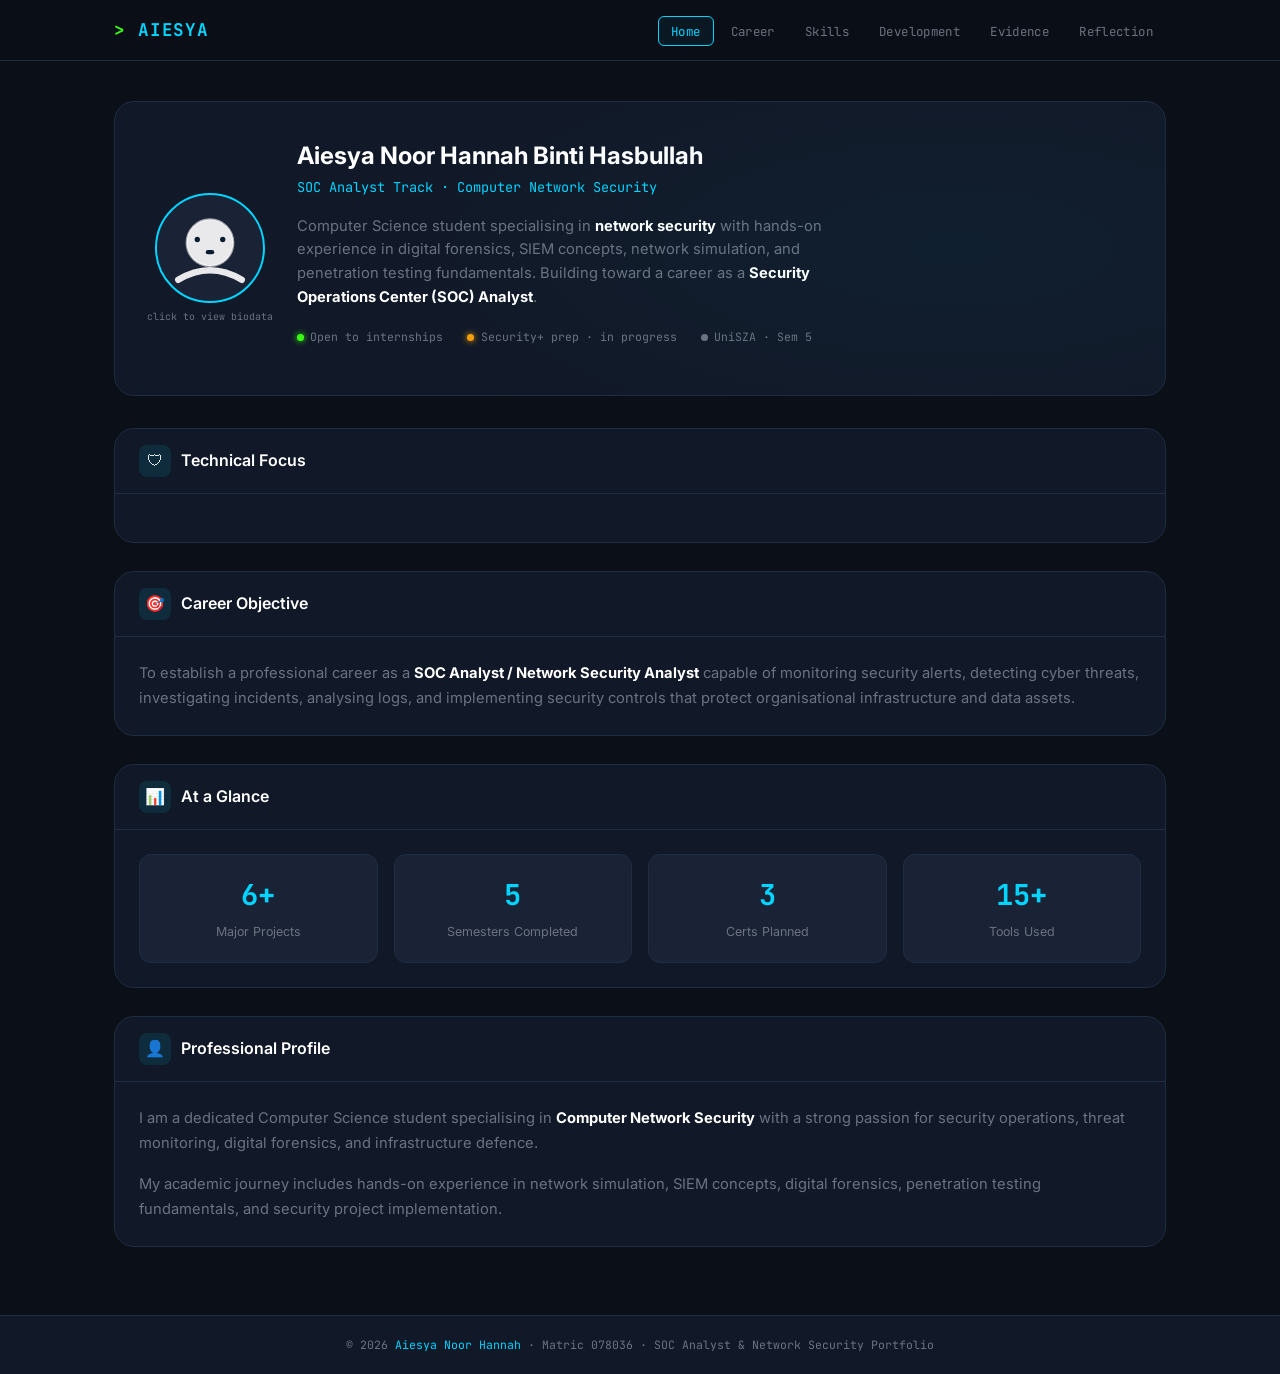
<file: index.html>
<!DOCTYPE html>
<html lang="en">
<head>
  <meta charset="UTF-8">
  <meta name="viewport" content="width=device-width, initial-scale=1.0">
  <title>AIESYA | Cybersecurity Portfolio</title>
  <link rel="stylesheet" href="css/style.css">
</head>
<body>

<nav class="navbar">
  <div class="nav-container">
    <div class="logo"><a href="index.html">AIESYA</a></div>
    <ul class="nav-links" id="navLinks">
      <li><a href="index.html" class="active">Home</a></li>
      <li><a href="career.html">Career</a></li>
      <li><a href="skills.html">Skills</a></li>
      <li><a href="development.html">Development</a></li>
      <li><a href="evidence.html">Evidence</a></li>
      <li><a href="reflection.html">Reflection</a></li>
    </ul>
    <div class="hamburger" id="hamburger"><span></span><span></span><span></span></div>
  </div>
</nav>

<main class="container">

  <!-- Profile Hero -->
  <div class="profile-hero">
    <div class="avatar-wrap" id="avatarWrap">
      <div class="avatar" id="profileAvatar">
        <img src="assets/svg.svg" alt="Profile" id="avatarImg">
      </div>
      <span class="avatar-hint">click to view biodata</span>
    </div>
    <div class="profile-info">
      <div class="name">Aiesya Noor Hannah Binti Hasbullah</div>
      <div class="title">SOC Analyst Track · Computer Network Security</div>
      <p class="bio">Computer Science student specialising in <strong>network security</strong> with hands-on experience in digital forensics, SIEM concepts, network simulation, and penetration testing fundamentals. Building toward a career as a <strong>Security Operations Center (SOC) Analyst</strong>.</p>
      <div class="status-bar">
        <div class="status-item"><span class="dot"></span>Open to internships</div>
        <div class="status-item"><span class="dot" style="background:#f59e0b;box-shadow:0 0 6px #f59e0b"></span>Security+ prep · in progress</div>
        <div class="status-item"><span class="dot" style="background:#6b7280;box-shadow:none"></span>UniSZA · Sem 5</div>
      </div>
    </div>
  </div>

  <!-- Technical Focus -->
  <div class="card">
    <div class="card-header">
      <div class="icon">🛡</div>
      <h2>Technical Focus</h2>
    </div>
    <div class="card-body">
      <div class="tag-cloud" id="skillCloud"></div>
    </div>
  </div>

  <!-- Career Objective -->
  <div class="card">
    <div class="card-header">
      <div class="icon">🎯</div>
      <h2>Career Objective</h2>
    </div>
    <div class="card-body">
      <p style="font-size:0.92rem;color:var(--muted);line-height:1.7">To establish a professional career as a <strong>SOC Analyst / Network Security Analyst</strong> capable of monitoring security alerts, detecting cyber threats, investigating incidents, analysing logs, and implementing security controls that protect organisational infrastructure and data assets.</p>
    </div>
  </div>

  <!-- Quick Stats -->
  <div class="card">
    <div class="card-header">
      <div class="icon">📊</div>
      <h2>At a Glance</h2>
    </div>
    <div class="card-body">
      <div class="stats-row">
        <div class="stat-box"><span class="num">6+</span><span class="label">Major Projects</span></div>
        <div class="stat-box"><span class="num">5</span><span class="label">Semesters Completed</span></div>
        <div class="stat-box"><span class="num">3</span><span class="label">Certs Planned</span></div>
        <div class="stat-box"><span class="num">15+</span><span class="label">Tools Used</span></div>
      </div>
    </div>
  </div>

  <!-- Professional Profile -->
  <div class="card">
    <div class="card-header">
      <div class="icon">👤</div>
      <h2>Professional Profile</h2>
    </div>
    <div class="card-body">
      <p style="font-size:0.92rem;color:var(--muted);line-height:1.7;margin-bottom:1rem">I am a dedicated Computer Science student specialising in <strong>Computer Network Security</strong> with a strong passion for security operations, threat monitoring, digital forensics, and infrastructure defence.</p>
      <p style="font-size:0.92rem;color:var(--muted);line-height:1.7">My academic journey includes hands-on experience in network simulation, SIEM concepts, digital forensics, penetration testing fundamentals, and security project implementation.</p>
    </div>
  </div>

</main>

<footer>
  © 2026 <span>Aiesya Noor Hannah</span> · Matric 078036 · SOC Analyst &amp; Network Security Portfolio
</footer>

<!-- Biodata Modal -->
<div id="biodataModal" class="modal">
  <div class="modal-content">
    <button class="close-modal" id="closeModal">✕</button>
    <h3>// BIODATA</h3>
    <div class="modal-row"><span class="mlabel">name</span><span class="mval">Aiesya Noor Hannah Binti Hasbullah</span></div>
    <div class="modal-row"><span class="mlabel">matric</span><span class="mval">078036</span></div>
    <div class="modal-row"><span class="mlabel">programme</span><span class="mval">B.Sc. Computer Science (Network Security)</span></div>
    <div class="modal-row"><span class="mlabel">faculty</span><span class="mval">Faculty of Informatics and Computing</span></div>
    <div class="modal-row"><span class="mlabel">university</span><span class="mval">Universiti Sultan Zainal Abidin (UniSZA)</span></div>
    <div class="modal-row"><span class="mlabel">focus</span><span class="mval">SOC Analyst pathway · Security+ prep · Digital forensics</span></div>
    <div class="modal-row"><span class="mlabel">email</span><span class="mval">aiesya.hannah@student.edu</span></div>
    <p class="modal-quote">"Driven to defend, continuously learning — committed to cybersecurity excellence."</p>
  </div>
</div>

<script src="js/data.js"></script>
<script>
document.addEventListener('DOMContentLoaded', function () {
  // Skill cloud
  const cloud = document.getElementById('skillCloud');
  if (cloud) {
    cloud.innerHTML = technicalFocus.map(s => `<span class="tag">${s}</span>`).join('');
  }

  // Hamburger
  const ham = document.getElementById('hamburger');
  const nav = document.getElementById('navLinks');
  if (ham) ham.addEventListener('click', () => nav.classList.toggle('active'));

  // Modal
  const avatar = document.getElementById('profileAvatar');
  const modal = document.getElementById('biodataModal');
  const close = document.getElementById('closeModal');

  if (avatar) avatar.addEventListener('click', () => { modal.style.display = 'flex'; });
  if (close) close.addEventListener('click', () => { modal.style.display = 'none'; });
  window.addEventListener('click', e => { if (e.target === modal) modal.style.display = 'none'; });
});
</script>
</body>
</html>
</file>
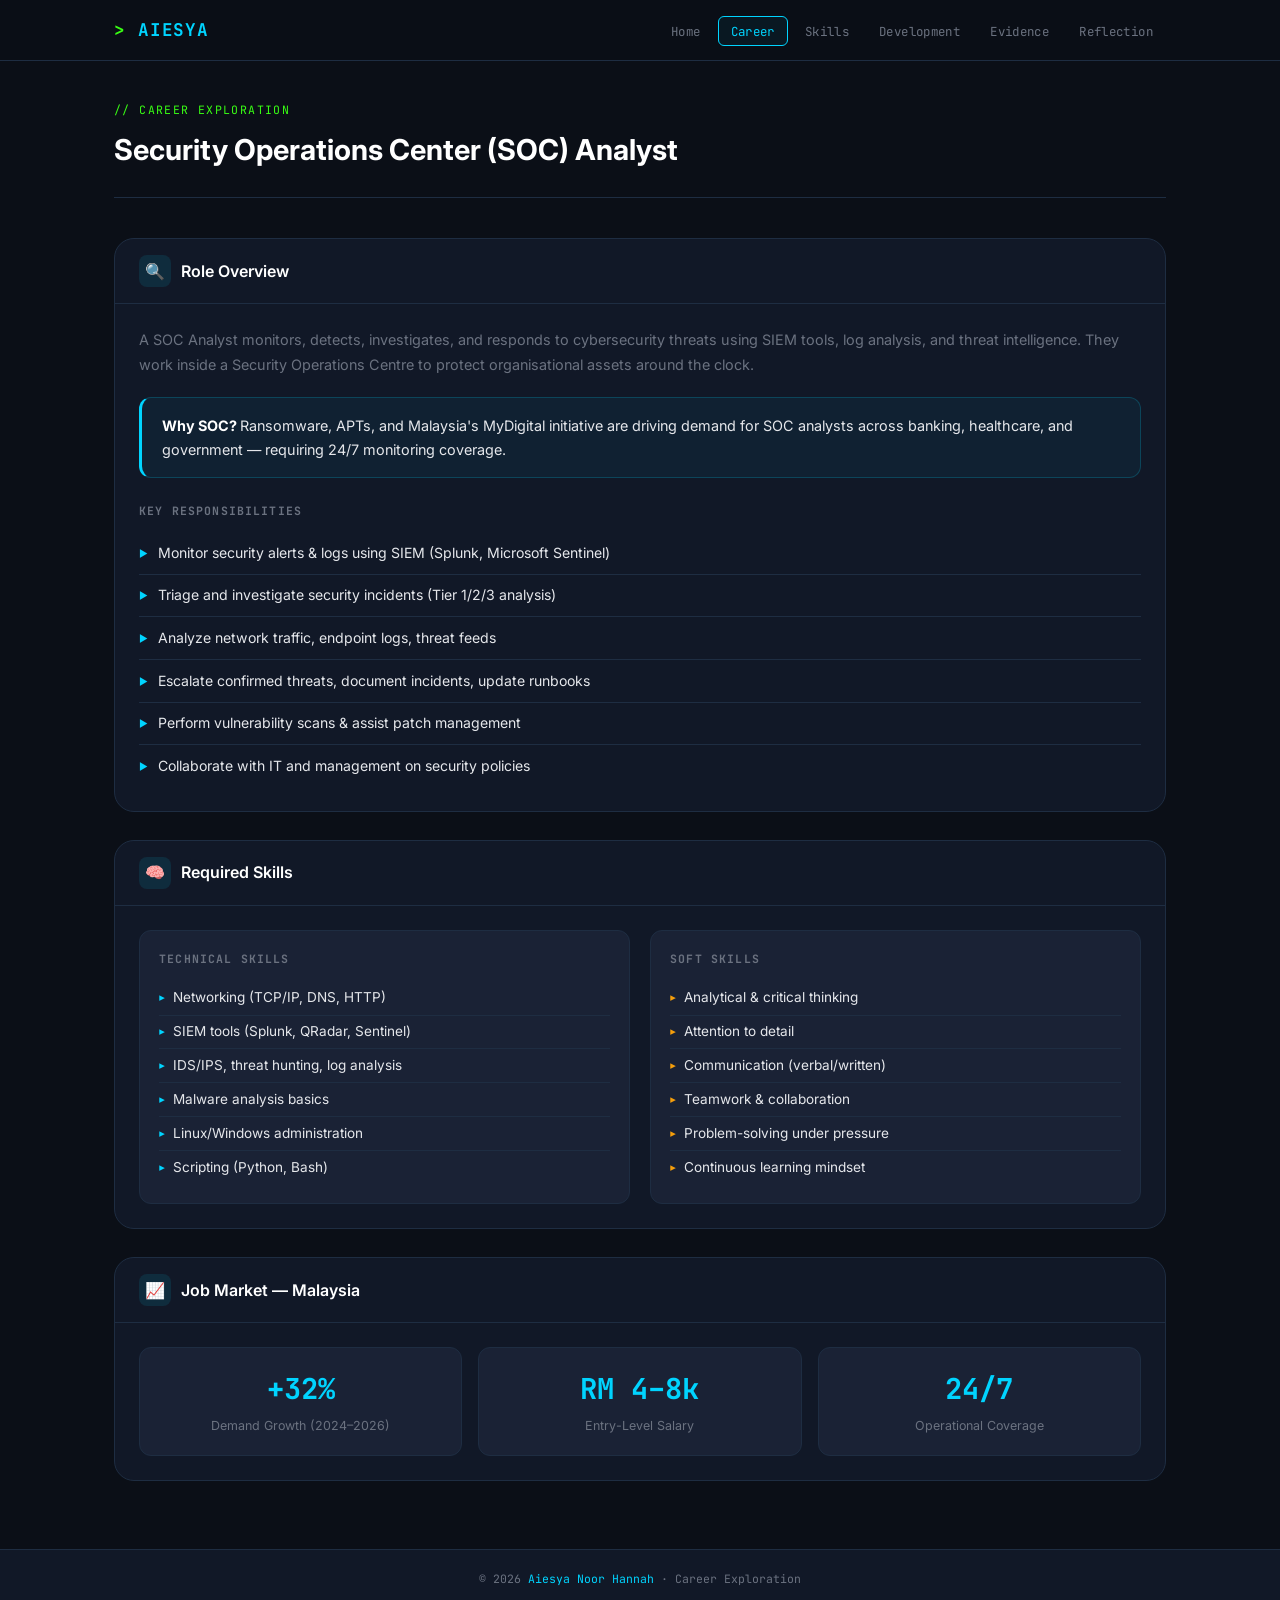
<file: career.html>
<!DOCTYPE html>
<html lang="en">
<head>
  <meta charset="UTF-8">
  <meta name="viewport" content="width=device-width, initial-scale=1.0">
  <title>Career Exploration | AIESYA</title>
  <link rel="stylesheet" href="css/style.css">
</head>
<body>

<nav class="navbar">
  <div class="nav-container">
    <div class="logo"><a href="index.html">AIESYA</a></div>
    <ul class="nav-links" id="navLinks">
      <li><a href="index.html">Home</a></li>
      <li><a href="career.html" class="active">Career</a></li>
      <li><a href="skills.html">Skills</a></li>
      <li><a href="development.html">Development</a></li>
      <li><a href="evidence.html">Evidence</a></li>
      <li><a href="reflection.html">Reflection</a></li>
    </ul>
    <div class="hamburger" id="hamburger"><span></span><span></span><span></span></div>
  </div>
</nav>

<main class="container">
  <div class="page-header">
    <div class="eyebrow">// career exploration</div>
    <h1>Security Operations Center (SOC) Analyst</h1>
  </div>

  <!-- Job Overview -->
  <div class="card">
    <div class="card-header">
      <div class="icon">🔍</div>
      <h2>Role Overview</h2>
    </div>
    <div class="card-body">
      <p style="font-size:0.9rem;color:var(--muted);line-height:1.7;margin-bottom:1.25rem">A SOC Analyst monitors, detects, investigates, and responds to cybersecurity threats using SIEM tools, log analysis, and threat intelligence. They work inside a Security Operations Centre to protect organisational assets around the clock.</p>

      <div class="highlight">
        <strong>Why SOC? </strong>Ransomware, APTs, and Malaysia's MyDigital initiative are driving demand for SOC analysts across banking, healthcare, and government — requiring 24/7 monitoring coverage.
      </div>

      <h3 style="font-family:var(--mono);font-size:0.72rem;text-transform:uppercase;letter-spacing:0.1em;color:var(--muted);margin-top:1.5rem;margin-bottom:0.75rem">Key Responsibilities</h3>
      <ul class="responsibility-list" id="responsibilityList"></ul>
    </div>
  </div>

  <!-- Skills Required -->
  <div class="card">
    <div class="card-header">
      <div class="icon">🧠</div>
      <h2>Required Skills</h2>
    </div>
    <div class="card-body">
      <div class="two-col" id="skillsColumns"></div>
    </div>
  </div>

  <!-- Market Insights -->
  <div class="card">
    <div class="card-header">
      <div class="icon">📈</div>
      <h2>Job Market — Malaysia</h2>
    </div>
    <div class="card-body">
      <div class="stats-row">
        <div class="stat-box"><span class="num">+32%</span><span class="label">Demand Growth (2024–2026)</span></div>
        <div class="stat-box"><span class="num">RM 4–8k</span><span class="label">Entry-Level Salary</span></div>
        <div class="stat-box"><span class="num">24/7</span><span class="label">Operational Coverage</span></div>
      </div>
    </div>
  </div>
</main>

<footer>
  © 2026 <span>Aiesya Noor Hannah</span> · Career Exploration
</footer>

<script src="js/data.js"></script>
<script>
document.addEventListener('DOMContentLoaded', function () {
  const ham = document.getElementById('hamburger');
  const nav = document.getElementById('navLinks');
  if (ham) ham.addEventListener('click', () => nav.classList.toggle('active'));

  // Responsibilities
  const respList = document.getElementById('responsibilityList');
  if (respList) {
    respList.innerHTML = portfolioData.responsibilities
      .map(r => `<li>${r}</li>`).join('');
  }

  // Skills columns
  const skillsCol = document.getElementById('skillsColumns');
  if (skillsCol) {
    skillsCol.innerHTML = `
      <div class="col-card">
        <h4>Technical Skills</h4>
        <ul>${portfolioData.technicalSkills.map(s => `<li>${s}</li>`).join('')}</ul>
      </div>
      <div class="col-card amber">
        <h4>Soft Skills</h4>
        <ul>${portfolioData.softSkills.map(s => `<li>${s}</li>`).join('')}</ul>
      </div>`;
  }
});
</script>
</body>
</html>
</file>
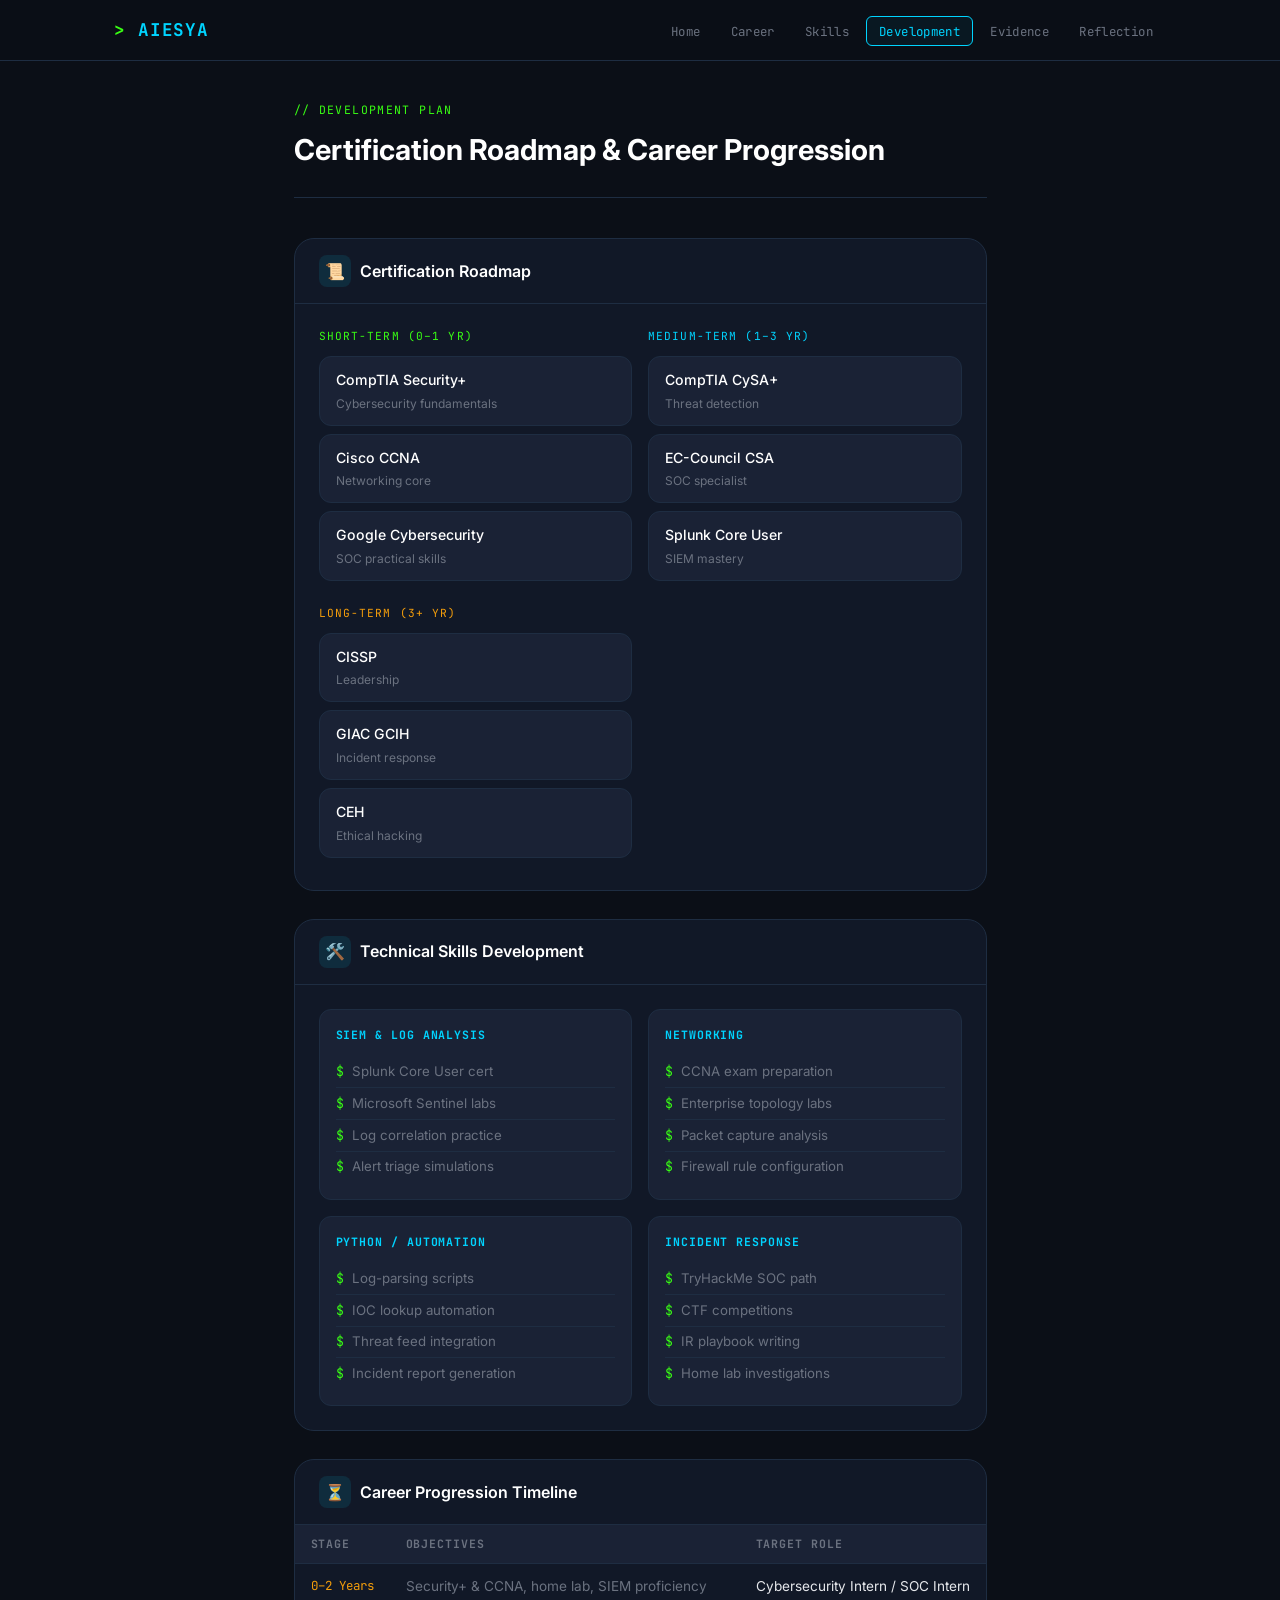
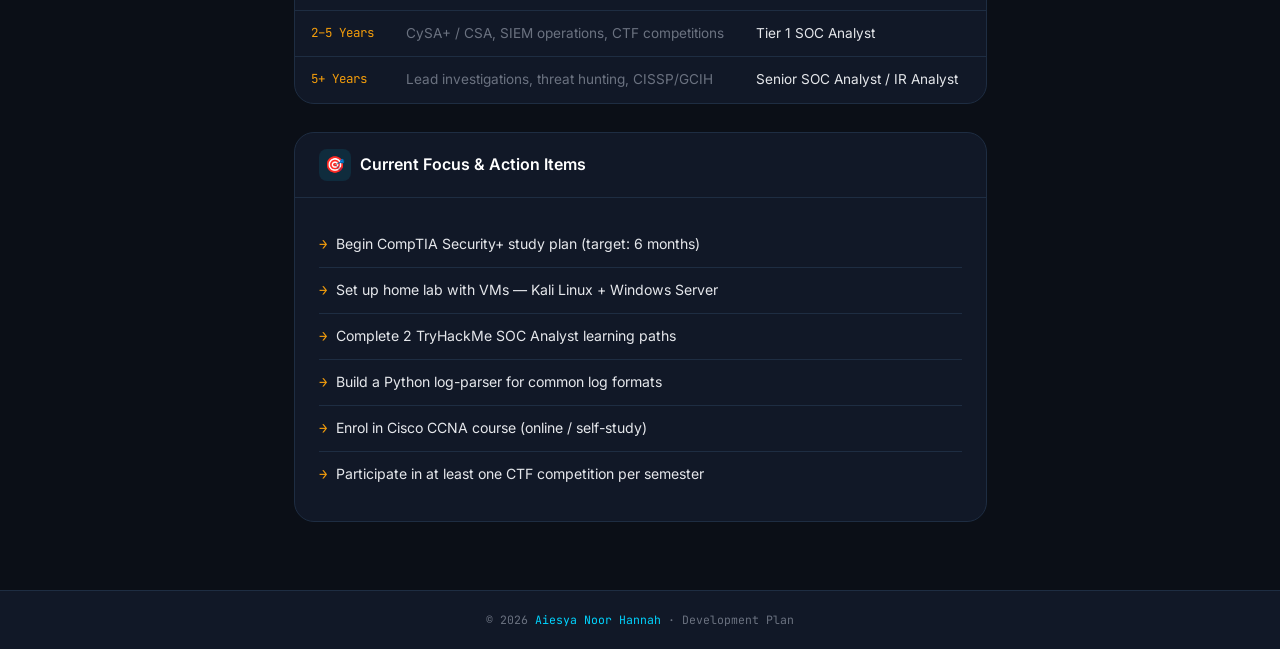
<file: development.html>
<!DOCTYPE html>
<html lang="en">
<head>
  <meta charset="UTF-8">
  <meta name="viewport" content="width=device-width, initial-scale=1.0">
  <title>Development Plan | AIESYA</title>
  <link rel="stylesheet" href="css/style.css">
</head>
<body>

<nav class="navbar">
  <div class="nav-container">
    <div class="logo"><a href="index.html">AIESYA</a></div>
    <ul class="nav-links" id="navLinks">
      <li><a href="index.html">Home</a></li>
      <li><a href="career.html">Career</a></li>
      <li><a href="skills.html">Skills</a></li>
      <li><a href="development.html" class="active">Development</a></li>
      <li><a href="evidence.html">Evidence</a></li>
      <li><a href="reflection.html">Reflection</a></li>
    </ul>
    <div class="hamburger" id="hamburger"><span></span><span></span><span></span></div>
  </div>
</nav>

<main class="container">
  <div class="page-header">
    <div class="eyebrow">// development plan</div>
    <h1>Certification Roadmap &amp; Career Progression</h1>
  </div>

  <!-- Certification Roadmap -->
  <div class="card">
    <div class="card-header">
      <div class="icon">📜</div>
      <h2>Certification Roadmap</h2>
    </div>
    <div class="card-body">
      <div class="cert-grid" id="certGrid"></div>
    </div>
  </div>

  <!-- Technical Skills Development -->
  <div class="card">
    <div class="card-header">
      <div class="icon">🛠️</div>
      <h2>Technical Skills Development</h2>
    </div>
    <div class="card-body">
      <div class="skills-dev-grid" id="skillsDev"></div>
    </div>
  </div>

  <!-- Career Timeline -->
  <div class="card">
    <div class="card-header">
      <div class="icon">⏳</div>
      <h2>Career Progression Timeline</h2>
    </div>
    <div class="card-body" style="padding:0">
      <table class="data-table" id="careerTimeline">
        <thead><tr><th>Stage</th><th>Objectives</th><th>Target Role</th></tr></thead>
        <tbody></tbody>
      </table>
    </div>
  </div>

  <!-- Action Items -->
  <div class="card">
    <div class="card-header">
      <div class="icon">🎯</div>
      <h2>Current Focus &amp; Action Items</h2>
    </div>
    <div class="card-body">
      <ul class="action-list" id="actionItems"></ul>
    </div>
  </div>
</main>

<footer>
  © 2026 <span>Aiesya Noor Hannah</span> · Development Plan
</footer>

<script src="js/data.js"></script>
<script>
document.addEventListener('DOMContentLoaded', function () {
  const ham = document.getElementById('hamburger');
  const nav = document.getElementById('navLinks');
  if (ham) ham.addEventListener('click', () => nav.classList.toggle('active'));

  // Certification grid — 3 columns: short / medium / long term
  const certGrid = document.getElementById('certGrid');
  if (certGrid) {
    const { certifications } = portfolioData;
    const groups = [
      { label: 'Short-term (0–1 yr)', items: certifications.shortTerm, accent: 'var(--green)' },
      { label: 'Medium-term (1–3 yr)', items: certifications.mediumTerm, accent: 'var(--accent)' },
      { label: 'Long-term (3+ yr)', items: certifications.longTerm, accent: 'var(--amber)' }
    ];
    certGrid.innerHTML = groups.map(g => `
      <div>
        <div class="cert-group-label" style="color:${g.accent}">${g.label}</div>
        ${g.items.map(c => `
          <div class="cert-item" style="margin-bottom:0.5rem">
            <span class="cert-name">${c.name}</span>
            <span class="cert-purpose">${c.purpose}</span>
          </div>`).join('')}
      </div>`).join('');
  }

  // Skills dev grid
  const skillsDev = document.getElementById('skillsDev');
  if (skillsDev) {
    const devSkills = [
      { title: 'SIEM & Log Analysis', items: ['Splunk Core User cert', 'Microsoft Sentinel labs', 'Log correlation practice', 'Alert triage simulations'] },
      { title: 'Networking', items: ['CCNA exam preparation', 'Enterprise topology labs', 'Packet capture analysis', 'Firewall rule configuration'] },
      { title: 'Python / Automation', items: ['Log-parsing scripts', 'IOC lookup automation', 'Threat feed integration', 'Incident report generation'] },
      { title: 'Incident Response', items: ['TryHackMe SOC path', 'CTF competitions', 'IR playbook writing', 'Home lab investigations'] }
    ];
    skillsDev.innerHTML = devSkills.map(cat => `
      <div class="skill-cat">
        <h4>${cat.title}</h4>
        <ul>${cat.items.map(i => `<li>${i}</li>`).join('')}</ul>
      </div>`).join('');
  }

  // Career timeline table
  const tbody = document.querySelector('#careerTimeline tbody');
  if (tbody) {
    tbody.innerHTML = portfolioData.careerTimeline.map(t => `
      <tr>
        <td style="font-family:var(--mono);font-size:0.78rem;color:var(--amber)">${t.stage}</td>
        <td style="font-size:0.85rem;color:var(--muted)">${t.objectives}</td>
        <td style="font-size:0.85rem;color:var(--text)">${t.role}</td>
      </tr>`).join('');
  }

  // Action items
  const actions = document.getElementById('actionItems');
  if (actions) {
    const items = [
      'Begin CompTIA Security+ study plan (target: 6 months)',
      'Set up home lab with VMs — Kali Linux + Windows Server',
      'Complete 2 TryHackMe SOC Analyst learning paths',
      'Build a Python log-parser for common log formats',
      'Enrol in Cisco CCNA course (online / self-study)',
      'Participate in at least one CTF competition per semester'
    ];
    actions.innerHTML = items.map(a => `<li>${a}</li>`).join('');
  }
});
</script>
</body>
</html>
</file>
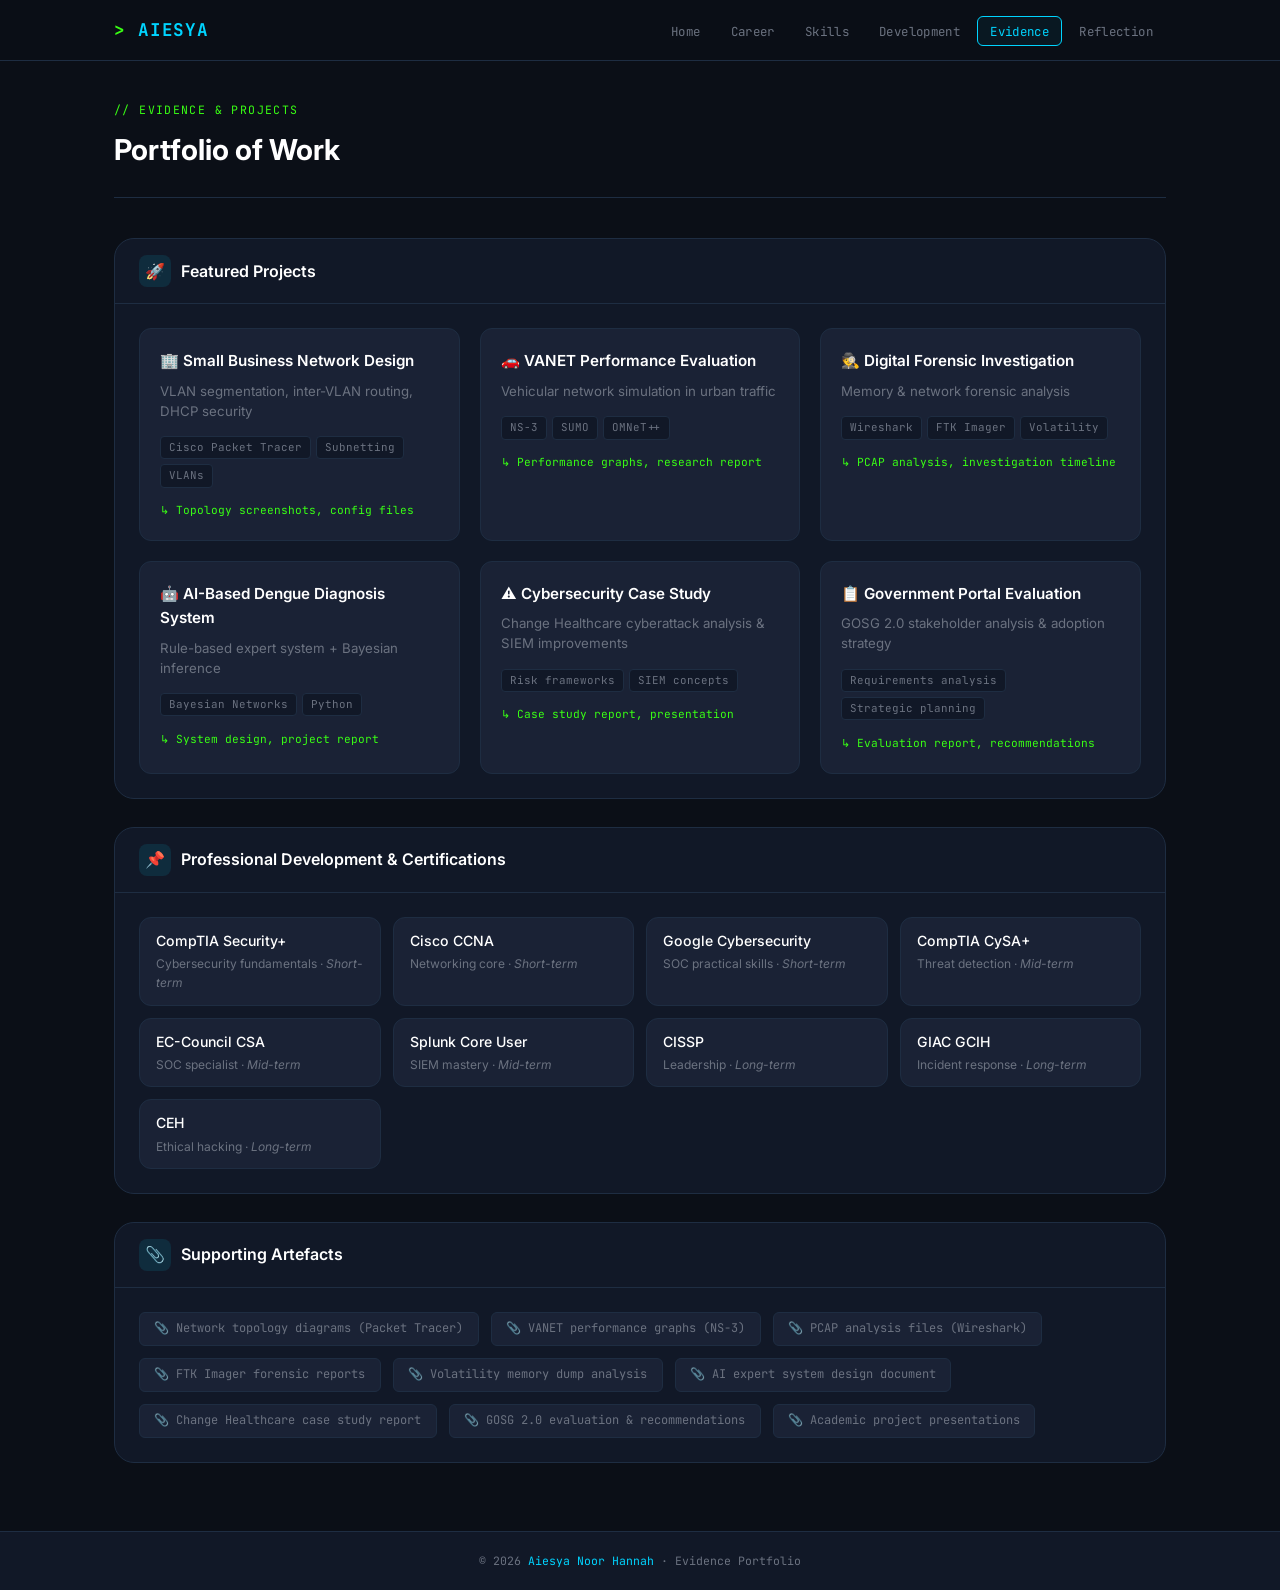
<file: evidence.html>
<!DOCTYPE html>
<html lang="en">
<head>
  <meta charset="UTF-8">
  <meta name="viewport" content="width=device-width, initial-scale=1.0">
  <title>Evidence &amp; Projects | AIESYA</title>
  <link rel="stylesheet" href="css/style.css">
</head>
<body>

<nav class="navbar">
  <div class="nav-container">
    <div class="logo"><a href="index.html">AIESYA</a></div>
    <ul class="nav-links" id="navLinks">
      <li><a href="index.html">Home</a></li>
      <li><a href="career.html">Career</a></li>
      <li><a href="skills.html">Skills</a></li>
      <li><a href="development.html">Development</a></li>
      <li><a href="evidence.html" class="active">Evidence</a></li>
      <li><a href="reflection.html">Reflection</a></li>
    </ul>
    <div class="hamburger" id="hamburger"><span></span><span></span><span></span></div>
  </div>
</nav>

<main class="container">
  <div class="page-header">
    <div class="eyebrow">// evidence &amp; projects</div>
    <h1>Portfolio of Work</h1>
  </div>

  <!-- Projects -->
  <div class="card">
    <div class="card-header">
      <div class="icon">🚀</div>
      <h2>Featured Projects</h2>
    </div>
    <div class="card-body">
      <div class="projects-grid" id="projectsGrid"></div>
    </div>
  </div>

  <!-- Certifications -->
  <div class="card">
    <div class="card-header">
      <div class="icon">📌</div>
      <h2>Professional Development &amp; Certifications</h2>
    </div>
    <div class="card-body">
      <div class="cert-grid" id="certBadges"></div>
    </div>
  </div>

  <!-- Artifacts -->
  <div class="card">
    <div class="card-header">
      <div class="icon">📎</div>
      <h2>Supporting Artefacts</h2>
    </div>
    <div class="card-body">
      <div class="artifact-list" id="artifactList"></div>
    </div>
  </div>
</main>

<footer>
  © 2026 <span>Aiesya Noor Hannah</span> · Evidence Portfolio
</footer>

<script src="js/data.js"></script>
<script>
document.addEventListener('DOMContentLoaded', function () {
  const ham = document.getElementById('hamburger');
  const nav = document.getElementById('navLinks');
  if (ham) ham.addEventListener('click', () => nav.classList.toggle('active'));

  // Projects grid
  const grid = document.getElementById('projectsGrid');
  if (grid) {
    grid.innerHTML = portfolioData.projects.map(p => `
      <div class="project-card">
        <div class="proj-title">${p.title}</div>
        <div class="proj-desc">${p.description}</div>
        <div class="tool-tags">${p.tools.map(t => `<span class="tool-tag">${t}</span>`).join('')}</div>
        <div class="evidence-line">${p.evidence}</div>
      </div>`).join('');
  }

  // Cert badges
  const certBadges = document.getElementById('certBadges');
  if (certBadges) {
    const { certifications } = portfolioData;
    const all = [
      ...certifications.shortTerm.map(c => ({ ...c, phase: 'Short-term' })),
      ...certifications.mediumTerm.map(c => ({ ...c, phase: 'Mid-term' })),
      ...certifications.longTerm.map(c => ({ ...c, phase: 'Long-term' }))
    ];
    certBadges.innerHTML = all.map(c => `
      <div class="cert-item">
        <span class="cert-name">${c.name}</span>
        <span class="cert-purpose">${c.purpose} · <em>${c.phase}</em></span>
      </div>`).join('');
    certBadges.style.display = 'grid';
    certBadges.style.gridTemplateColumns = 'repeat(auto-fill, minmax(200px, 1fr))';
    certBadges.style.gap = '0.75rem';
  }

  // Artefacts
  const artList = document.getElementById('artifactList');
  if (artList) {
    const artifacts = [
      'Network topology diagrams (Packet Tracer)',
      'VANET performance graphs (NS-3)',
      'PCAP analysis files (Wireshark)',
      'FTK Imager forensic reports',
      'Volatility memory dump analysis',
      'AI expert system design document',
      'Change Healthcare case study report',
      'GOSG 2.0 evaluation & recommendations',
      'Academic project presentations'
    ];
    artList.innerHTML = artifacts.map(a => `<div class="artifact-item">${a}</div>`).join('');
  }
});
</script>
</body>
</html>
</file>
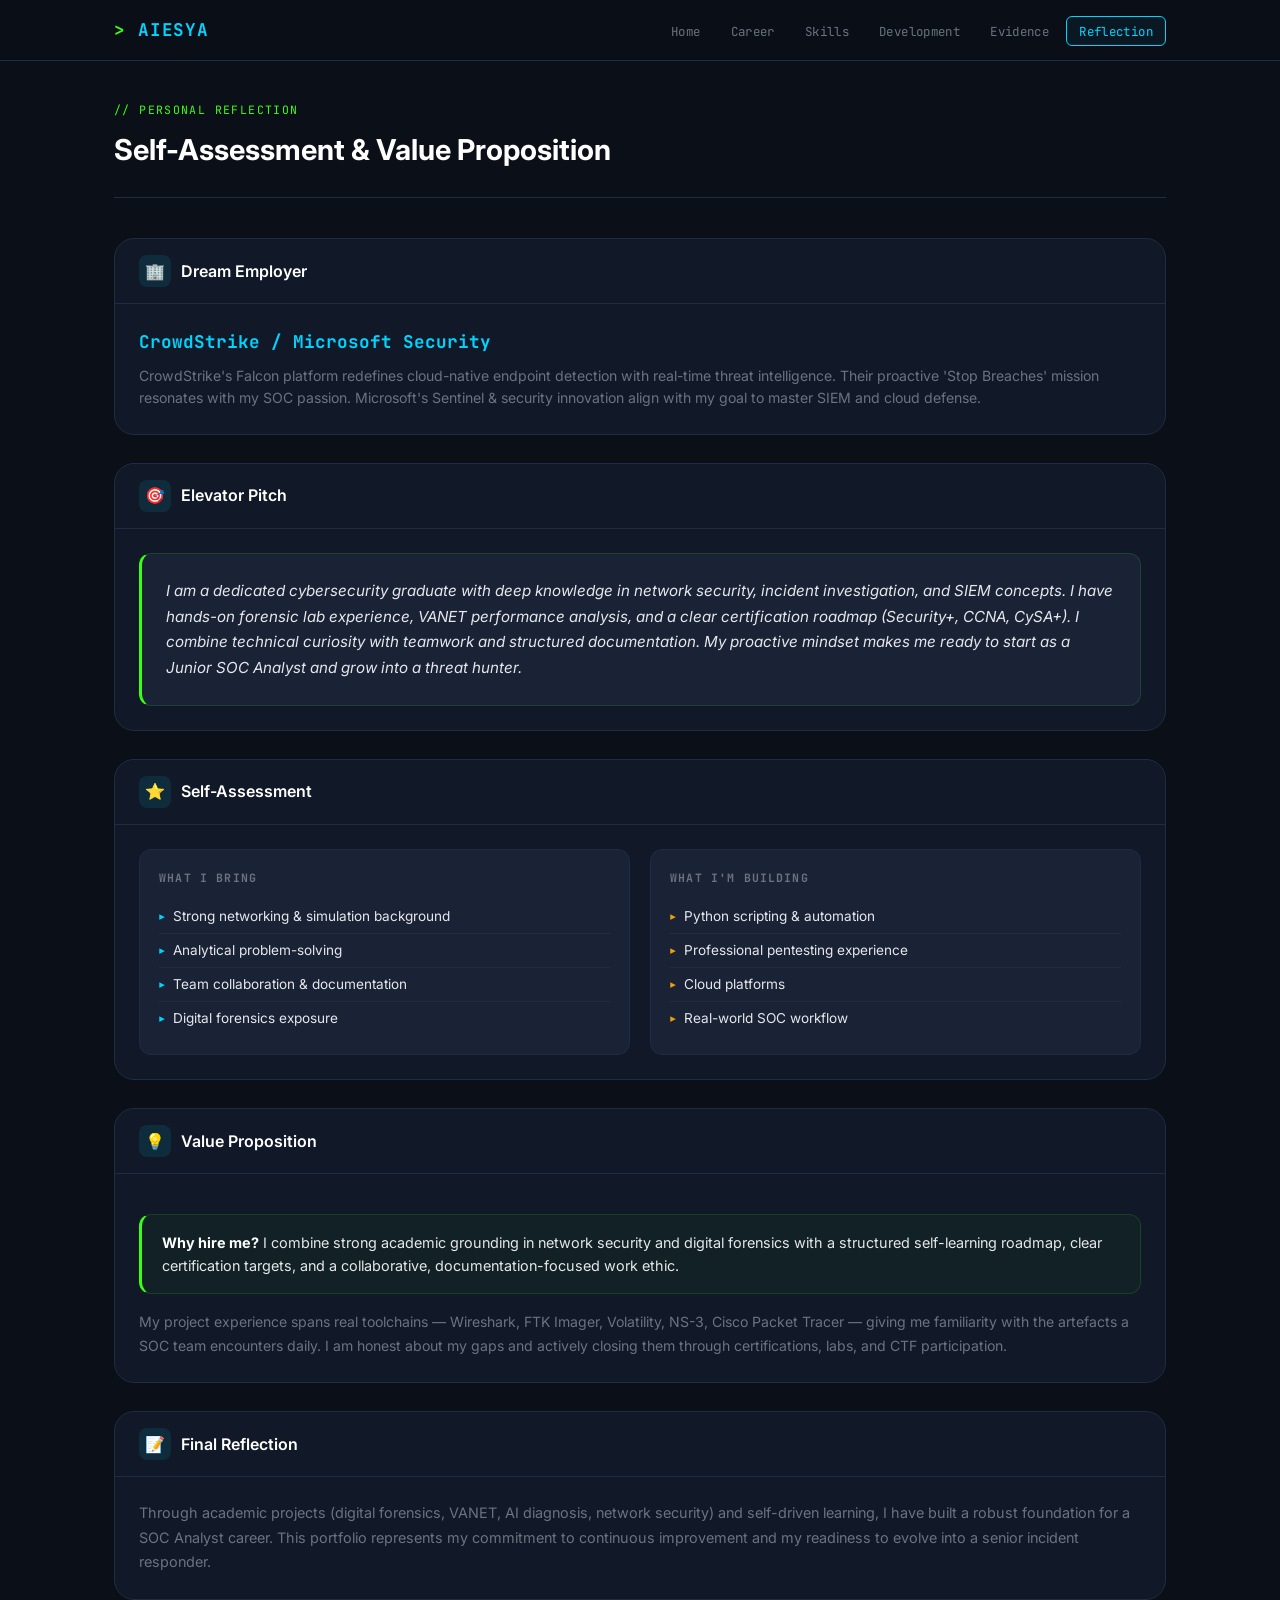
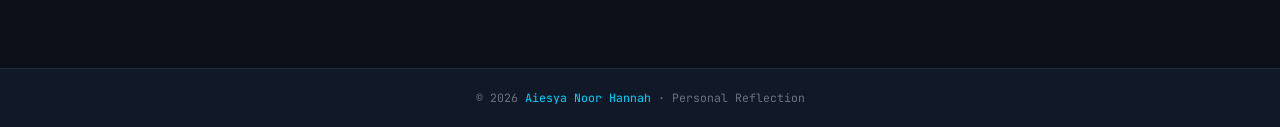
<file: reflection.html>
<!DOCTYPE html>
<html lang="en">
<head>
  <meta charset="UTF-8">
  <meta name="viewport" content="width=device-width, initial-scale=1.0">
  <title>Personal Reflection | AIESYA</title>
  <link rel="stylesheet" href="css/style.css">
</head>
<body>

<nav class="navbar">
  <div class="nav-container">
    <div class="logo"><a href="index.html">AIESYA</a></div>
    <ul class="nav-links" id="navLinks">
      <li><a href="index.html">Home</a></li>
      <li><a href="career.html">Career</a></li>
      <li><a href="skills.html">Skills</a></li>
      <li><a href="development.html">Development</a></li>
      <li><a href="evidence.html">Evidence</a></li>
      <li><a href="reflection.html" class="active">Reflection</a></li>
    </ul>
    <div class="hamburger" id="hamburger"><span></span><span></span><span></span></div>
  </div>
</nav>

<main class="container">
  <div class="page-header">
    <div class="eyebrow">// personal reflection</div>
    <h1>Self-Assessment &amp; Value Proposition</h1>
  </div>

  <!-- Dream Company -->
  <div class="card">
    <div class="card-header">
      <div class="icon">🏢</div>
      <h2>Dream Employer</h2>
    </div>
    <div class="card-body">
      <div class="dream-company">
        <div>
          <div class="co-name" id="dreamCompanyName"></div>
          <p id="dreamCompanyDesc"></p>
        </div>
      </div>
    </div>
  </div>

  <!-- Elevator Pitch -->
  <div class="card">
    <div class="card-header">
      <div class="icon">🎯</div>
      <h2>Elevator Pitch</h2>
    </div>
    <div class="card-body">
      <div class="pitch-box" id="elevatorPitch"></div>
    </div>
  </div>

  <!-- Self Assessment -->
  <div class="card">
    <div class="card-header">
      <div class="icon">⭐</div>
      <h2>Self-Assessment</h2>
    </div>
    <div class="card-body">
      <div class="two-col">
        <div class="col-card">
          <h4>What I bring</h4>
          <ul id="strengthsList"></ul>
        </div>
        <div class="col-card amber">
          <h4>What I'm building</h4>
          <ul id="weaknessesList"></ul>
        </div>
      </div>
    </div>
  </div>

  <!-- Value Proposition -->
  <div class="card">
    <div class="card-header">
      <div class="icon">💡</div>
      <h2>Value Proposition</h2>
    </div>
    <div class="card-body">
      <div class="highlight green">
        <strong>Why hire me?</strong> I combine strong academic grounding in network security and digital forensics with a structured self-learning roadmap, clear certification targets, and a collaborative, documentation-focused work ethic.
      </div>
      <p style="font-size:0.88rem;color:var(--muted);line-height:1.7;margin-top:1rem">My project experience spans real toolchains — Wireshark, FTK Imager, Volatility, NS-3, Cisco Packet Tracer — giving me familiarity with the artefacts a SOC team encounters daily. I am honest about my gaps and actively closing them through certifications, labs, and CTF participation.</p>
    </div>
  </div>

  <!-- Final Reflection -->
  <div class="card">
    <div class="card-header">
      <div class="icon">📝</div>
      <h2>Final Reflection</h2>
    </div>
    <div class="card-body">
      <p style="font-size:0.9rem;color:var(--muted);line-height:1.7" id="finalReflection"></p>
    </div>
  </div>
</main>

<footer>
  © 2026 <span>Aiesya Noor Hannah</span> · Personal Reflection
</footer>

<script src="js/data.js"></script>
<script>
document.addEventListener('DOMContentLoaded', function () {
  const ham = document.getElementById('hamburger');
  const nav = document.getElementById('navLinks');
  if (ham) ham.addEventListener('click', () => nav.classList.toggle('active'));

  document.getElementById('dreamCompanyName').textContent = portfolioData.dreamCompany.name;
  document.getElementById('dreamCompanyDesc').textContent = portfolioData.dreamCompany.description;
  document.getElementById('elevatorPitch').textContent = portfolioData.elevatorPitch;
  document.getElementById('finalReflection').textContent = portfolioData.finalReflection;

  document.getElementById('strengthsList').innerHTML =
    portfolioData.strengths.map(s => `<li>${s}</li>`).join('');
  document.getElementById('weaknessesList').innerHTML =
    portfolioData.weaknesses.map(w => `<li>${w}</li>`).join('');
});
</script>
</body>
</html>
</file>
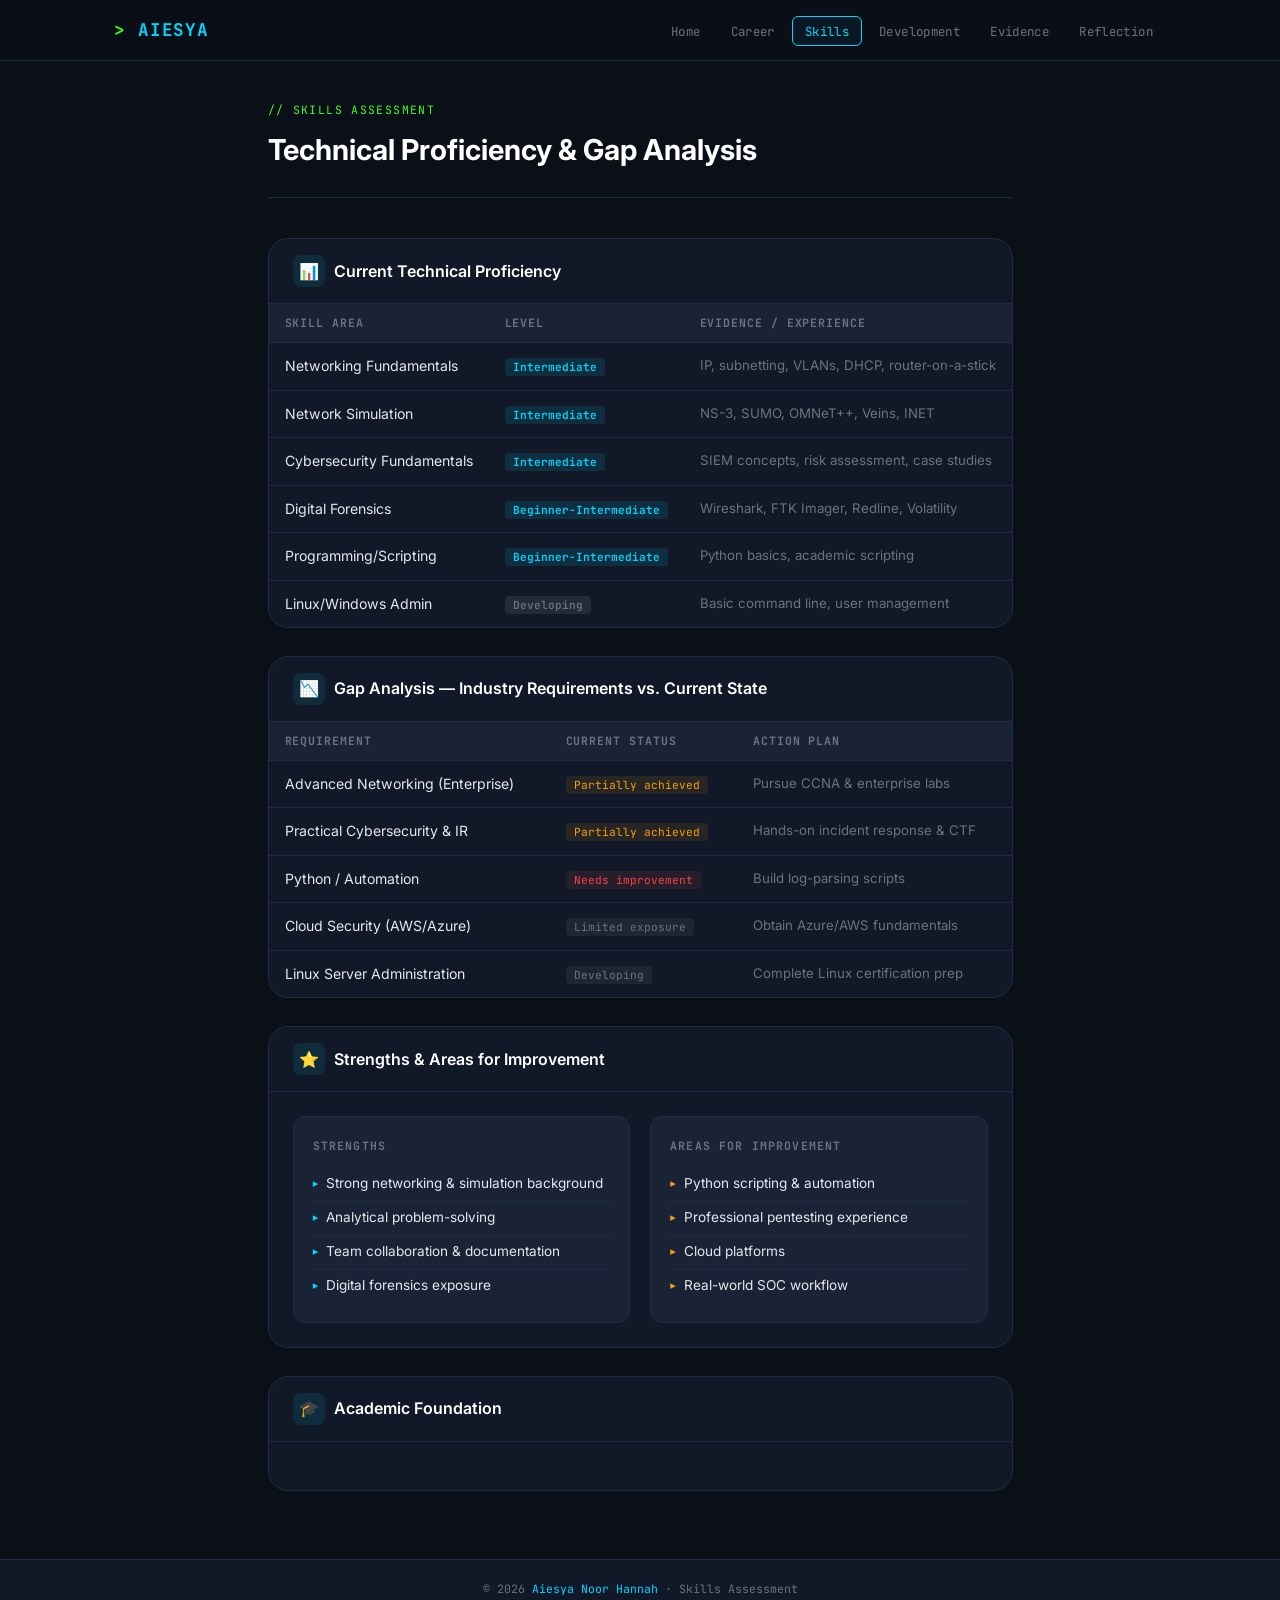
<file: skills.html>
<!DOCTYPE html>
<html lang="en">
<head>
  <meta charset="UTF-8">
  <meta name="viewport" content="width=device-width, initial-scale=1.0">
  <title>Skills Assessment | AIESYA</title>
  <link rel="stylesheet" href="css/style.css">
</head>
<body>

<nav class="navbar">
  <div class="nav-container">
    <div class="logo"><a href="index.html">AIESYA</a></div>
    <ul class="nav-links" id="navLinks">
      <li><a href="index.html">Home</a></li>
      <li><a href="career.html">Career</a></li>
      <li><a href="skills.html" class="active">Skills</a></li>
      <li><a href="development.html">Development</a></li>
      <li><a href="evidence.html">Evidence</a></li>
      <li><a href="reflection.html">Reflection</a></li>
    </ul>
    <div class="hamburger" id="hamburger"><span></span><span></span><span></span></div>
  </div>
</nav>

<main class="container">
  <div class="page-header">
    <div class="eyebrow">// skills assessment</div>
    <h1>Technical Proficiency &amp; Gap Analysis</h1>
  </div>

  <!-- Technical Proficiency -->
  <div class="card">
    <div class="card-header">
      <div class="icon">📊</div>
      <h2>Current Technical Proficiency</h2>
    </div>
    <div class="card-body" style="padding:0">
      <table class="data-table" id="techSkillsTable">
        <thead>
          <tr><th>Skill Area</th><th>Level</th><th>Evidence / Experience</th></tr>
        </thead>
        <tbody></tbody>
      </table>
    </div>
  </div>

  <!-- Gap Analysis -->
  <div class="card">
    <div class="card-header">
      <div class="icon">📉</div>
      <h2>Gap Analysis — Industry Requirements vs. Current State</h2>
    </div>
    <div class="card-body" style="padding:0">
      <table class="data-table" id="gapTable">
        <thead>
          <tr><th>Requirement</th><th>Current Status</th><th>Action Plan</th></tr>
        </thead>
        <tbody></tbody>
      </table>
    </div>
  </div>

  <!-- Strengths & Weaknesses -->
  <div class="card">
    <div class="card-header">
      <div class="icon">⭐</div>
      <h2>Strengths &amp; Areas for Improvement</h2>
    </div>
    <div class="card-body">
      <div class="two-col" id="strengthsWeaknesses"></div>
    </div>
  </div>

  <!-- Coursework -->
  <div class="card">
    <div class="card-header">
      <div class="icon">🎓</div>
      <h2>Academic Foundation</h2>
    </div>
    <div class="card-body">
      <div class="semester-grid" id="semesterCourses"></div>
    </div>
  </div>
</main>

<footer>
  © 2026 <span>Aiesya Noor Hannah</span> · Skills Assessment
</footer>

<script src="js/data.js"></script>
<script>
document.addEventListener('DOMContentLoaded', function () {
  const ham = document.getElementById('hamburger');
  const nav = document.getElementById('navLinks');
  if (ham) ham.addEventListener('click', () => nav.classList.toggle('active'));

  const levelClass = l => {
    if (l.toLowerCase().includes('intermediate')) return 'intermediate';
    if (l.toLowerCase().includes('beginner')) return 'beginner';
    return 'developing';
  };

  const gapClass = s => {
    if (s.toLowerCase().includes('partially')) return 'partial';
    if (s.toLowerCase().includes('needs')) return 'needs';
    return 'limited';
  };

  // Tech skills table
  const techTbody = document.querySelector('#techSkillsTable tbody');
  if (techTbody) {
    techTbody.innerHTML = portfolioData.techProficiency.map(s => `
      <tr>
        <td>${s.area}</td>
        <td><span class="level-badge ${levelClass(s.level)}">${s.level}</span></td>
        <td style="color:var(--muted);font-size:0.83rem">${s.evidence}</td>
      </tr>`).join('');
  }

  // Gap table
  const gapTbody = document.querySelector('#gapTable tbody');
  if (gapTbody) {
    gapTbody.innerHTML = portfolioData.gaps.map(g => `
      <tr>
        <td>${g.requirement}</td>
        <td><span class="gap-badge ${gapClass(g.status)}">${g.status}</span></td>
        <td style="color:var(--muted);font-size:0.83rem">${g.action}</td>
      </tr>`).join('');
  }

  // Strengths & weaknesses
  const sw = document.getElementById('strengthsWeaknesses');
  if (sw) {
    sw.innerHTML = `
      <div class="col-card">
        <h4>Strengths</h4>
        <ul>${portfolioData.strengths.map(s => `<li>${s}</li>`).join('')}</ul>
      </div>
      <div class="col-card amber">
        <h4>Areas for Improvement</h4>
        <ul>${portfolioData.weaknesses.map(w => `<li>${w}</li>`).join('')}</ul>
      </div>`;
  }

  // Semester courses
  const semGrid = document.getElementById('semesterCourses');
  if (semGrid) {
    semGrid.innerHTML = semesterCourses.map(sem => `
      <div class="semester-card">
        <h4>${sem.semester}</h4>
        <ul>${sem.courses.map(c => `<li>${c}</li>`).join('')}</ul>
      </div>`).join('');
  }
});
</script>
</body>
</html>
</file>
<file: css/style.css>
/* ============================================================
   AIESYA | Cybersecurity Portfolio — style.css
   Design: Dark terminal/operations aesthetic
   Palette: #0b0f17 bg · #111827 surface · #00d4ff accent · 
            #39ff14 green · #f59e0b amber · #e5e7eb text
   ============================================================ */

@import url('https://fonts.googleapis.com/css2?family=JetBrains+Mono:wght@400;500;700&family=Inter:wght@300;400;500;600;700&display=swap');

/* ─── Reset ─────────────────────────────────────────────── */
*, *::before, *::after { margin: 0; padding: 0; box-sizing: border-box; }

/* ─── Tokens ─────────────────────────────────────────────── */
:root {
  --bg:        #0b0f17;
  --surface:   #111827;
  --surface-2: #1a2235;
  --border:    #1e2d42;
  --accent:    #00d4ff;
  --green:     #39ff14;
  --amber:     #f59e0b;
  --red:       #ef4444;
  --text:      #e5e7eb;
  --muted:     #6b7280;
  --mono:      'JetBrains Mono', 'Courier New', monospace;
  --sans:      'Inter', system-ui, sans-serif;
  --radius:    12px;
  --radius-lg: 20px;
}

/* ─── Base ───────────────────────────────────────────────── */
html { scroll-behavior: smooth; }

body {
  font-family: var(--sans);
  background: var(--bg);
  color: var(--text);
  line-height: 1.6;
  min-height: 100vh;
  display: flex;
  flex-direction: column;
}

a { color: var(--accent); text-decoration: none; }
a:hover { text-decoration: underline; }
strong { color: #fff; }

/* ─── Navbar ─────────────────────────────────────────────── */
.navbar {
  background: rgba(11, 15, 23, 0.95);
  border-bottom: 1px solid var(--border);
  position: sticky;
  top: 0;
  z-index: 200;
  backdrop-filter: blur(12px);
}

.nav-container {
  max-width: 1100px;
  margin: 0 auto;
  padding: 0 1.5rem;
  height: 60px;
  display: flex;
  align-items: center;
  justify-content: space-between;
}

.logo a {
  font-family: var(--mono);
  font-size: 1.1rem;
  font-weight: 700;
  color: var(--accent);
  letter-spacing: 0.05em;
}

.logo a::before { content: '> '; color: var(--green); }

.nav-links {
  display: flex;
  gap: 0.25rem;
  list-style: none;
}

.nav-links a {
  font-family: var(--mono);
  font-size: 0.78rem;
  color: var(--muted);
  padding: 0.35rem 0.75rem;
  border-radius: 6px;
  border: 1px solid transparent;
  transition: all 0.15s;
  letter-spacing: 0.03em;
}

.nav-links a:hover,
.nav-links a.active {
  color: var(--accent);
  border-color: var(--accent);
  background: rgba(0, 212, 255, 0.05);
  text-decoration: none;
}

/* Hamburger */
.hamburger { display: none; flex-direction: column; cursor: pointer; gap: 5px; }
.hamburger span { width: 22px; height: 2px; background: var(--muted); border-radius: 2px; transition: 0.2s; }

/* ─── Container ──────────────────────────────────────────── */
.container {
  max-width: 1100px;
  margin: 0 auto;
  padding: 2.5rem 1.5rem;
  flex: 1;
}

/* ─── Page header (reusable) ─────────────────────────────── */
.page-header {
  margin-bottom: 2.5rem;
  padding-bottom: 1.5rem;
  border-bottom: 1px solid var(--border);
}

.page-header .eyebrow {
  font-family: var(--mono);
  font-size: 0.72rem;
  color: var(--green);
  letter-spacing: 0.12em;
  text-transform: uppercase;
  margin-bottom: 0.5rem;
}

.page-header h1 {
  font-size: 1.8rem;
  font-weight: 700;
  color: #fff;
}

/* ─── Section cards ──────────────────────────────────────── */
.card {
  background: var(--surface);
  border: 1px solid var(--border);
  border-radius: var(--radius-lg);
  margin-bottom: 1.75rem;
  overflow: hidden;
}

.card-header {
  padding: 1rem 1.5rem;
  border-bottom: 1px solid var(--border);
  display: flex;
  align-items: center;
  gap: 0.6rem;
}

.card-header .icon {
  width: 32px;
  height: 32px;
  border-radius: 8px;
  background: rgba(0, 212, 255, 0.1);
  display: flex;
  align-items: center;
  justify-content: center;
  font-size: 1rem;
  flex-shrink: 0;
}

.card-header h2 {
  font-size: 1rem;
  font-weight: 600;
  color: #fff;
}

.card-body { padding: 1.5rem; }

/* ─── Profile Hero ───────────────────────────────────────── */
.profile-hero {
  display: grid;
  grid-template-columns: auto 1fr;
  gap: 2rem;
  align-items: center;
  padding: 2.5rem;
  background: var(--surface);
  border: 1px solid var(--border);
  border-radius: var(--radius-lg);
  margin-bottom: 2rem;
  position: relative;
  overflow: hidden;
}

.profile-hero::before {
  content: '';
  position: absolute;
  inset: 0;
  background: radial-gradient(ellipse 60% 80% at 80% 50%, rgba(0, 212, 255, 0.04), transparent);
  pointer-events: none;
}

.avatar-wrap {
  position: relative;
  cursor: pointer;
}

.avatar {
  width: 110px;
  height: 110px;
  border-radius: 50%;
  border: 2px solid var(--accent);
  background: var(--surface-2);
  overflow: hidden;
  display: flex;
  align-items: center;
  justify-content: center;
  transition: box-shadow 0.2s;
}

.avatar:hover { box-shadow: 0 0 20px rgba(0,212,255,0.3); }
.avatar img { width: 100%; height: 100%; object-fit: cover; }

.avatar-hint {
  position: absolute;
  bottom: -22px;
  left: 50%;
  transform: translateX(-50%);
  font-family: var(--mono);
  font-size: 0.62rem;
  color: var(--muted);
  white-space: nowrap;
}

.profile-info { padding-bottom: 0.5rem; }

.profile-info .name {
  font-size: 1.5rem;
  font-weight: 700;
  color: #fff;
  line-height: 1.2;
  margin-bottom: 0.4rem;
}

.profile-info .title {
  font-family: var(--mono);
  font-size: 0.85rem;
  color: var(--accent);
  margin-bottom: 1rem;
}

.profile-info .bio { font-size: 0.92rem; color: var(--muted); max-width: 560px; }

/* Terminal status bar */
.status-bar {
  display: flex;
  gap: 1.5rem;
  margin-top: 1.2rem;
  flex-wrap: wrap;
}

.status-item {
  display: flex;
  align-items: center;
  gap: 0.4rem;
  font-family: var(--mono);
  font-size: 0.72rem;
  color: var(--muted);
}

.status-item .dot {
  width: 7px;
  height: 7px;
  border-radius: 50%;
  background: var(--green);
  box-shadow: 0 0 6px var(--green);
}

/* ─── Skill tags ─────────────────────────────────────────── */
.tag-cloud { display: flex; flex-wrap: wrap; gap: 8px; }

.tag {
  font-family: var(--mono);
  font-size: 0.75rem;
  padding: 4px 12px;
  border-radius: 6px;
  border: 1px solid var(--border);
  color: var(--accent);
  background: rgba(0, 212, 255, 0.05);
  transition: 0.15s;
}
.tag:hover { border-color: var(--accent); background: rgba(0, 212, 255, 0.1); }

/* ─── Stats Grid ─────────────────────────────────────────── */
.stats-row {
  display: grid;
  grid-template-columns: repeat(auto-fit, minmax(140px, 1fr));
  gap: 1rem;
}

.stat-box {
  background: var(--surface-2);
  border: 1px solid var(--border);
  border-radius: var(--radius);
  padding: 1.1rem;
  text-align: center;
}

.stat-box .num {
  font-family: var(--mono);
  font-size: 1.8rem;
  font-weight: 700;
  color: var(--accent);
  display: block;
}

.stat-box .label {
  font-size: 0.78rem;
  color: var(--muted);
  margin-top: 2px;
}

/* ─── Highlight box ──────────────────────────────────────── */
.highlight {
  background: rgba(0, 212, 255, 0.05);
  border: 1px solid rgba(0, 212, 255, 0.2);
  border-left: 3px solid var(--accent);
  border-radius: var(--radius);
  padding: 1rem 1.25rem;
  margin: 1rem 0;
  font-size: 0.9rem;
}

.highlight.amber {
  background: rgba(245, 158, 11, 0.05);
  border-color: rgba(245, 158, 11, 0.2);
  border-left-color: var(--amber);
}

.highlight.green {
  background: rgba(57, 255, 20, 0.04);
  border-color: rgba(57, 255, 20, 0.15);
  border-left-color: var(--green);
}

/* ─── Tables ─────────────────────────────────────────────── */
.data-table {
  width: 100%;
  border-collapse: collapse;
  font-size: 0.88rem;
}

.data-table th {
  font-family: var(--mono);
  font-size: 0.72rem;
  text-transform: uppercase;
  letter-spacing: 0.08em;
  color: var(--muted);
  padding: 0.6rem 1rem;
  border-bottom: 1px solid var(--border);
  text-align: left;
  background: var(--surface-2);
}

.data-table td {
  padding: 0.75rem 1rem;
  border-bottom: 1px solid var(--border);
  color: var(--text);
  vertical-align: top;
}

.data-table tr:last-child td { border-bottom: none; }
.data-table tr:hover td { background: rgba(255,255,255,0.015); }

/* Level badges */
.level-badge {
  font-family: var(--mono);
  font-size: 0.7rem;
  padding: 2px 8px;
  border-radius: 4px;
  font-weight: 600;
}
.level-badge.intermediate { background: rgba(0,212,255,0.12); color: var(--accent); }
.level-badge.beginner { background: rgba(245,158,11,0.12); color: var(--amber); }
.level-badge.developing { background: rgba(107,114,128,0.2); color: var(--muted); }

/* Gap status */
.gap-badge {
  font-family: var(--mono);
  font-size: 0.7rem;
  padding: 2px 8px;
  border-radius: 4px;
}
.gap-badge.partial { background: rgba(245,158,11,0.1); color: var(--amber); }
.gap-badge.needs { background: rgba(239,68,68,0.1); color: var(--red); }
.gap-badge.limited { background: rgba(107,114,128,0.15); color: var(--muted); }

/* ─── Project Cards ──────────────────────────────────────── */
.projects-grid {
  display: grid;
  grid-template-columns: repeat(auto-fill, minmax(300px, 1fr));
  gap: 1.25rem;
}

.project-card {
  background: var(--surface-2);
  border: 1px solid var(--border);
  border-radius: var(--radius);
  padding: 1.25rem;
  transition: border-color 0.2s, transform 0.2s;
}

.project-card:hover {
  border-color: rgba(0, 212, 255, 0.3);
  transform: translateY(-2px);
}

.project-card .proj-title {
  font-size: 0.95rem;
  font-weight: 600;
  color: #fff;
  margin-bottom: 0.5rem;
}

.project-card .proj-desc {
  font-size: 0.83rem;
  color: var(--muted);
  margin-bottom: 0.9rem;
  line-height: 1.5;
}

.tool-tags { display: flex; flex-wrap: wrap; gap: 5px; margin-bottom: 0.9rem; }

.tool-tag {
  font-family: var(--mono);
  font-size: 0.68rem;
  padding: 2px 8px;
  border-radius: 4px;
  background: var(--surface);
  border: 1px solid var(--border);
  color: var(--muted);
}

.evidence-line {
  font-family: var(--mono);
  font-size: 0.7rem;
  color: var(--green);
}
.evidence-line::before { content: '↳ '; }

/* ─── Cert Grid ──────────────────────────────────────────── */
.cert-grid {
  display: grid;
  grid-template-columns: repeat(auto-fit, minmax(220px, 1fr));
  gap: 1rem;
}

.cert-group-label {
  font-family: var(--mono);
  font-size: 0.7rem;
  text-transform: uppercase;
  letter-spacing: 0.1em;
  color: var(--muted);
  margin-bottom: 0.6rem;
}

.cert-item {
  display: flex;
  flex-direction: column;
  gap: 2px;
  padding: 0.75rem 1rem;
  background: var(--surface-2);
  border: 1px solid var(--border);
  border-radius: var(--radius);
}

.cert-item .cert-name { font-size: 0.88rem; color: #fff; font-weight: 500; }
.cert-item .cert-purpose { font-size: 0.75rem; color: var(--muted); }

/* ─── Timeline ───────────────────────────────────────────── */
.timeline { display: flex; flex-direction: column; gap: 0; position: relative; }

.timeline-item {
  display: grid;
  grid-template-columns: 100px 1fr;
  gap: 1.5rem;
  padding: 1.25rem 0;
  border-bottom: 1px solid var(--border);
  position: relative;
}
.timeline-item:last-child { border-bottom: none; }

.timeline-stage {
  font-family: var(--mono);
  font-size: 0.78rem;
  color: var(--amber);
  font-weight: 600;
  padding-top: 2px;
}

.timeline-role {
  font-size: 0.95rem;
  font-weight: 600;
  color: #fff;
  margin-bottom: 0.3rem;
}

.timeline-obj {
  font-size: 0.83rem;
  color: var(--muted);
}

/* ─── Two column ─────────────────────────────────────────── */
.two-col {
  display: grid;
  grid-template-columns: 1fr 1fr;
  gap: 1.25rem;
}

.col-card {
  background: var(--surface-2);
  border: 1px solid var(--border);
  border-radius: var(--radius);
  padding: 1.2rem;
}

.col-card h4 {
  font-family: var(--mono);
  font-size: 0.72rem;
  text-transform: uppercase;
  letter-spacing: 0.1em;
  color: var(--muted);
  margin-bottom: 0.8rem;
}

.col-card ul { list-style: none; }
.col-card li {
  font-size: 0.85rem;
  padding: 0.35rem 0;
  border-bottom: 1px solid var(--border);
  color: var(--text);
  display: flex;
  align-items: flex-start;
  gap: 0.5rem;
}
.col-card li:last-child { border-bottom: none; }
.col-card li::before { content: '▸'; color: var(--accent); font-size: 0.7rem; padding-top: 2px; flex-shrink: 0; }
.col-card.amber li::before { color: var(--amber); }

/* ─── Pitch box ──────────────────────────────────────────── */
.pitch-box {
  background: var(--surface-2);
  border: 1px solid rgba(57,255,20,0.15);
  border-left: 3px solid var(--green);
  border-radius: var(--radius);
  padding: 1.5rem;
  font-style: italic;
  font-size: 0.95rem;
  color: var(--text);
  line-height: 1.7;
}

/* ─── Dream company ──────────────────────────────────────── */
.dream-company {
  display: flex;
  gap: 1rem;
  align-items: flex-start;
}

.dream-company .co-name {
  font-family: var(--mono);
  font-size: 1.1rem;
  color: var(--accent);
  font-weight: 700;
  margin-bottom: 0.5rem;
}

.dream-company p { font-size: 0.88rem; color: var(--muted); line-height: 1.6; }

/* ─── Skill dev grid ─────────────────────────────────────── */
.skills-dev-grid {
  display: grid;
  grid-template-columns: repeat(auto-fit, minmax(240px, 1fr));
  gap: 1rem;
}

.skill-cat {
  background: var(--surface-2);
  border: 1px solid var(--border);
  border-radius: var(--radius);
  padding: 1rem;
}

.skill-cat h4 {
  font-family: var(--mono);
  font-size: 0.72rem;
  text-transform: uppercase;
  letter-spacing: 0.08em;
  color: var(--accent);
  margin-bottom: 0.75rem;
}

.skill-cat ul { list-style: none; }
.skill-cat li { font-size: 0.83rem; color: var(--muted); padding: 0.3rem 0; border-bottom: 1px solid var(--border); }
.skill-cat li:last-child { border-bottom: none; }
.skill-cat li::before { content: '$ '; color: var(--green); font-family: var(--mono); }

/* ─── Action list ────────────────────────────────────────── */
.action-list { list-style: none; }
.action-list li {
  padding: 0.7rem 0;
  border-bottom: 1px solid var(--border);
  font-size: 0.88rem;
  color: var(--text);
  display: flex;
  align-items: center;
  gap: 0.6rem;
}
.action-list li:last-child { border-bottom: none; }
.action-list li::before { content: '→'; color: var(--amber); font-family: var(--mono); }

/* ─── Semester grid ──────────────────────────────────────── */
.semester-grid {
  display: grid;
  grid-template-columns: repeat(auto-fit, minmax(250px, 1fr));
  gap: 1rem;
}

.semester-card {
  background: var(--surface-2);
  border: 1px solid var(--border);
  border-radius: var(--radius);
  padding: 1rem;
}

.semester-card h4 {
  font-family: var(--mono);
  font-size: 0.75rem;
  color: var(--amber);
  text-transform: uppercase;
  letter-spacing: 0.08em;
  margin-bottom: 0.6rem;
}

.semester-card ul { list-style: none; }
.semester-card li { font-size: 0.82rem; color: var(--muted); padding: 0.25rem 0; }
.semester-card li::before { content: '·  '; color: var(--accent); }

/* ─── Artifact list ──────────────────────────────────────── */
.artifact-list { display: flex; flex-wrap: wrap; gap: 0.75rem; }

.artifact-item {
  font-family: var(--mono);
  font-size: 0.75rem;
  padding: 0.4rem 0.9rem;
  border-radius: 6px;
  background: var(--surface-2);
  border: 1px solid var(--border);
  color: var(--muted);
}
.artifact-item::before { content: '📎 '; }

/* ─── Career page specifics ──────────────────────────────── */
.responsibility-list { list-style: none; }
.responsibility-list li {
  padding: 0.6rem 0;
  border-bottom: 1px solid var(--border);
  font-size: 0.88rem;
  color: var(--text);
  display: flex;
  gap: 0.6rem;
  align-items: flex-start;
}
.responsibility-list li:last-child { border-bottom: none; }
.responsibility-list li::before { content: '▶'; color: var(--accent); font-size: 0.6rem; padding-top: 4px; flex-shrink: 0; }

/* ─── Modal ──────────────────────────────────────────────── */
.modal {
  display: none;
  position: fixed;
  inset: 0;
  background: rgba(0,0,0,0.85);
  align-items: center;
  justify-content: center;
  z-index: 1000;
  backdrop-filter: blur(4px);
}

.modal-content {
  background: var(--surface);
  border: 1px solid var(--border);
  max-width: 480px;
  width: 90%;
  border-radius: var(--radius-lg);
  padding: 2rem;
  position: relative;
}

.modal-content h3 {
  font-family: var(--mono);
  color: var(--accent);
  margin-bottom: 1.25rem;
  font-size: 0.9rem;
  letter-spacing: 0.05em;
}

.modal-row {
  display: flex;
  gap: 0.5rem;
  font-size: 0.85rem;
  padding: 0.5rem 0;
  border-bottom: 1px solid var(--border);
}
.modal-row:last-of-type { border-bottom: none; }
.modal-row .mlabel { color: var(--muted); min-width: 120px; font-family: var(--mono); font-size: 0.75rem; }
.modal-row .mval { color: var(--text); }

.modal-quote {
  margin-top: 1.2rem;
  font-style: italic;
  font-size: 0.83rem;
  color: var(--muted);
  border-top: 1px solid var(--border);
  padding-top: 1rem;
}

.close-modal {
  position: absolute;
  top: 1rem;
  right: 1.25rem;
  font-size: 1.3rem;
  cursor: pointer;
  color: var(--muted);
  transition: color 0.15s;
  background: none;
  border: none;
  line-height: 1;
}
.close-modal:hover { color: var(--text); }

/* ─── Footer ─────────────────────────────────────────────── */
footer {
  background: var(--surface);
  border-top: 1px solid var(--border);
  padding: 1.25rem 1.5rem;
  text-align: center;
  font-family: var(--mono);
  font-size: 0.72rem;
  color: var(--muted);
}

footer span { color: var(--accent); }

/* ─── Responsive ─────────────────────────────────────────── */
@media (max-width: 768px) {
  .nav-links { display: none; flex-direction: column; position: absolute; top: 60px; left: 0; right: 0; background: var(--surface); border-bottom: 1px solid var(--border); padding: 1rem; gap: 0.5rem; }
  .nav-links.active { display: flex; }
  .hamburger { display: flex; }

  .profile-hero { grid-template-columns: 1fr; text-align: center; }
  .avatar { margin: 0 auto; }
  .avatar-hint { position: static; transform: none; margin-top: 6px; display: block; }
  .status-bar { justify-content: center; }

  .two-col { grid-template-columns: 1fr; }
  .timeline-item { grid-template-columns: 1fr; gap: 0.25rem; }

  h1 { font-size: 1.3rem !important; }
  .card-body { padding: 1rem; }
}
</file>
